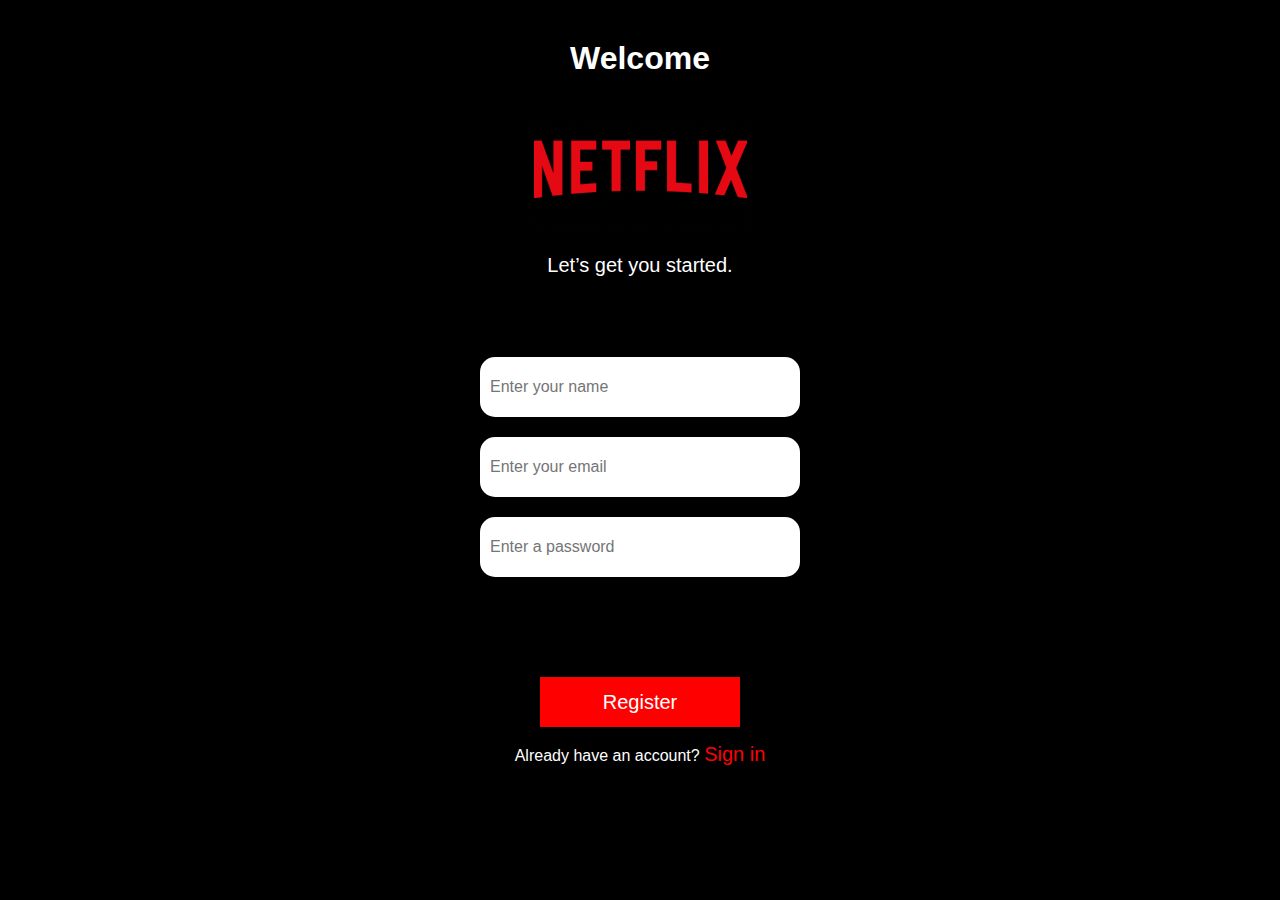
<file: index.html>
<!DOCTYPE html>
<html lang="en">

<head>
    <meta charset="UTF-8">
    <meta name="viewport" content="width=device-width, initial-scale=1.0">
    <title>Document</title>
    <link rel="stylesheet" href="css/style.css">
    <link href=" https://fonts.cdnfonts.com/css/poppins " rel="hoja de estilo">
    <script src="https://ajax.googleapis.com/ajax/libs/jquery/3.7.1/jquery.min.js"></script>

</head>

<body>
    <div class="container">
        <div class="inicio">
            <h1>Welcome</h1>
            <div class="img">
                <img src="img/netflix(1) 2.png" alt="">
                <p>Let’s get you started.</p>
            </div>
        </div>
        <div class="input">
            <input type="name" placeholder="Enter your name" id="nombre">
            <input type="email" placeholder="Enter your email" id="correo">
            <input type="password" placeholder="Enter a password" id="contra">
        </div>
        <div class="register">
            <button id="boton">Register</button>
            <p>Already have an account? <a href="login.html">Sign in</a></p>
        </div>
    </div>
   <script src="js/script.js"></script>
</body>

</html>
</file>
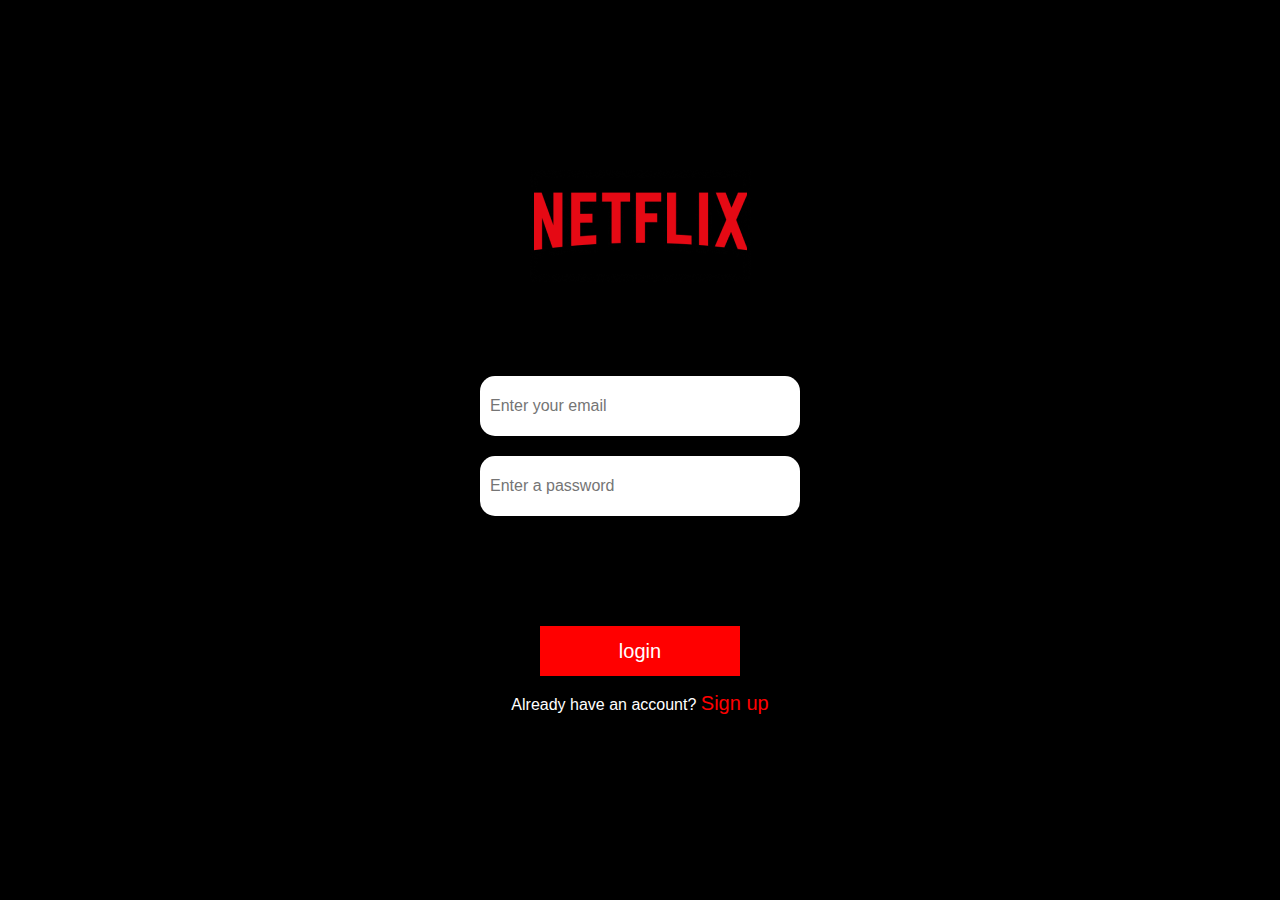
<file: login.html>
<!DOCTYPE html>
<html lang="en">
<head>
    <meta charset="UTF-8">
    <meta name="viewport" content="width=device-width, initial-scale=1.0">
    <title>Document</title>
    <link rel="stylesheet" href="css/style.css">
      <script src="https://ajax.googleapis.com/ajax/libs/jquery/3.7.1/jquery.min.js"></script>
</head>
<body>
     <div class="container arma-secreta">
        <div class="inicio">
            <div class="img">
                <img src="img/netflix(1) 2.png" alt="">
            </div>
        </div>
        <div class="input">
            <input type="email" placeholder="Enter your email" id="correo">
            <input type="password" placeholder="Enter a password" id="contra">
        </div>
        <div class="register">
            <button id="boton">login</button>
            <p>Already have an account? <a href="index.html">Sign up</a></p>
        </div>
    </div>
   <script src="js/scripts.js"></script>
</body>
</html>
</file>
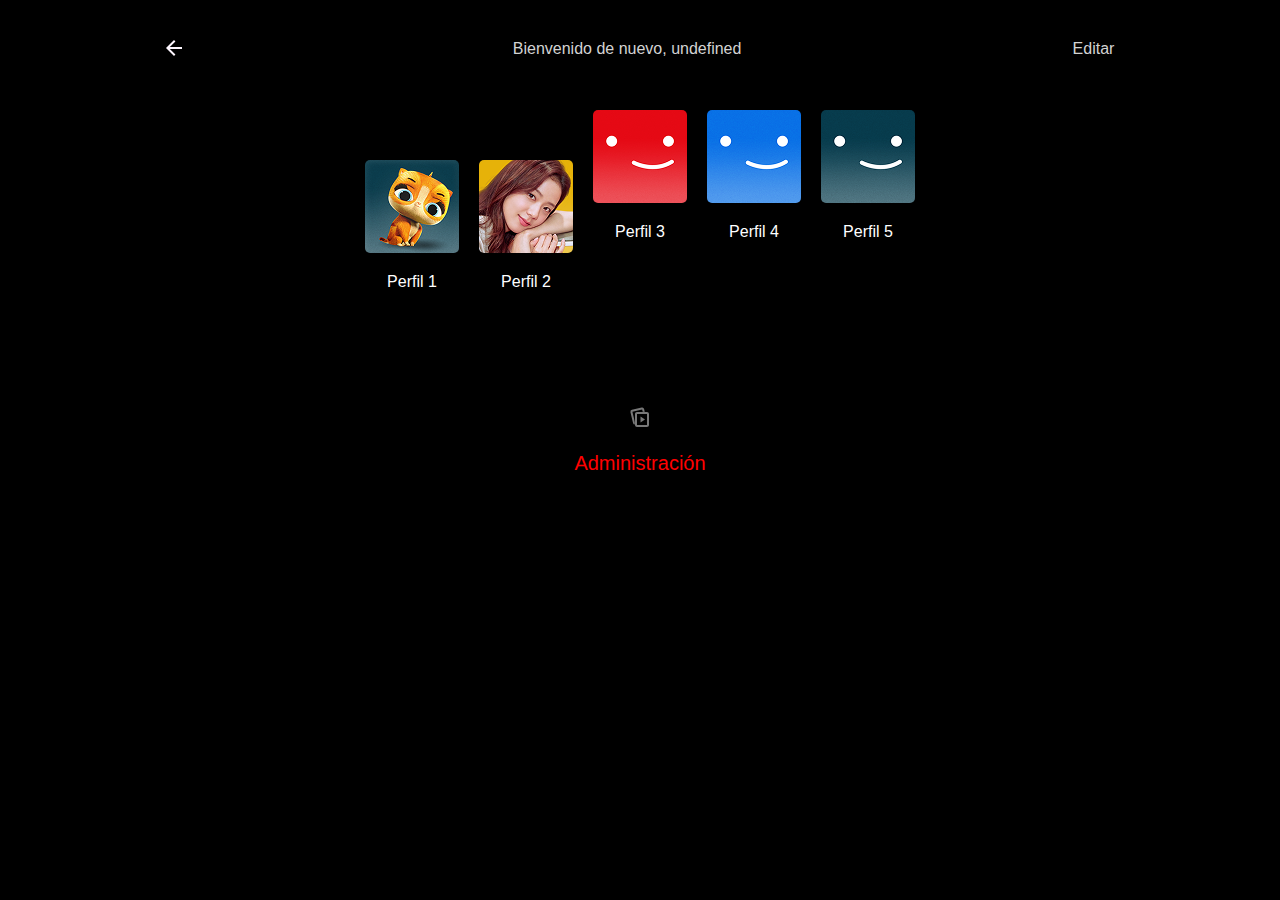
<file: pagina.html>
<!DOCTYPE html>
<html lang="en">

<head>
    <meta charset="UTF-8">
    <meta name="viewport" content="width=device-width, initial-scale=1.0">
    <title>Document</title>
    <script src="https://ajax.googleapis.com/ajax/libs/jquery/3.7.1/jquery.min.js"></script>
    <link rel="stylesheet" href="css/style1.css">
    <link href=" https://fonts.cdnfonts.com/css/inter " rel="hoja de estilo">

</head>

<body>
    <div class="container">
        <div class="cuadro">
            <div class="inicio">
                <div class="flecha">
                    <svg width="16" height="16" viewBox="0 0 16 16" fill="none" xmlns="http://www.w3.org/2000/svg">
                        <path d="M3.825 9L9.425 14.6L8 16L0 8L8 0L9.425 1.4L3.825 7H16V9H3.825Z" fill="#FEF7FF" />
                    </svg>

                </div>
                <p id="nombre"></p>
                <p>Editar</p>
            </div>
            <div class="sesión">
                <div class="img1">
                    <a href="pagina2.html"><img src="img/avatar1 1.png" alt=""></a>
                    <p>Perfil 1</p>
                </div>
                <div class="img2">
                    <a href="pagina2.html"><img src="img/avatar2 1.png" alt=""></a>
                    <p>Perfil 2</p>
                </div>
                <div class="img3">
                    <a href="pagina2.html"><img src="img/avatar3 1.png" alt=""></a>
                    <p>Perfil 3</p>
                </div>
                <div class="img4">
                    <a href="pagina2.html"><img src="img/avatar4 1.png" alt=""></a>
                    <p>Perfil 4</p>
                </div>
                <div class="img5">
                    <a href="pagina2.html"><img src="img/avatar5 1.png" alt=""></a>
                    <p>Perfil 5</p>
                </div>
            </div>
            <div class="frame">
                <div>
                    <svg width="20" height="21" viewBox="0 0 20 21" fill="none" xmlns="http://www.w3.org/2000/svg">
                        <rect x="1.20568" y="4.00484" width="12" height="13" rx="1"
                            transform="rotate(-13.4893 1.20568 4.00484)" stroke="#787878" stroke-width="2" />
                        <path
                            d="M5 7C5 5.89543 5.89543 5 7 5H17C18.1046 5 19 5.89543 19 7V18C19 19.1046 18.1046 20 17 20H7C5.89543 20 5 19.1046 5 18V7Z"
                            fill="black" />
                        <path
                            d="M17 4.84961C18.1874 4.84961 19.1504 5.81259 19.1504 7V18C19.1504 19.1874 18.1874 20.1504 17 20.1504H7C5.81259 20.1504 4.84961 19.1874 4.84961 18V7C4.84961 5.81259 5.81259 4.84961 7 4.84961H17Z"
                            stroke="black" stroke-width="0.3" />
                        <path fill-rule="evenodd" clip-rule="evenodd"
                            d="M17 7H7L7 18H17V7ZM7 5C5.89543 5 5 5.89543 5 7V18C5 19.1046 5.89543 20 7 20H17C18.1046 20 19 19.1046 19 18V7C19 5.89543 18.1046 5 17 5H7Z"
                            fill="#787878" />
                        <path d="M15 12.5L10.5 15.5311L10.5 9.46891L15 12.5Z" fill="#787878" />
                    </svg>
                </div>
                <div>
                    <p>Administración</p>
                </div>
            </div>
        </div>
    </div>

    <script src="js/script1.js">

    </script>
</body>

</html>
</file>
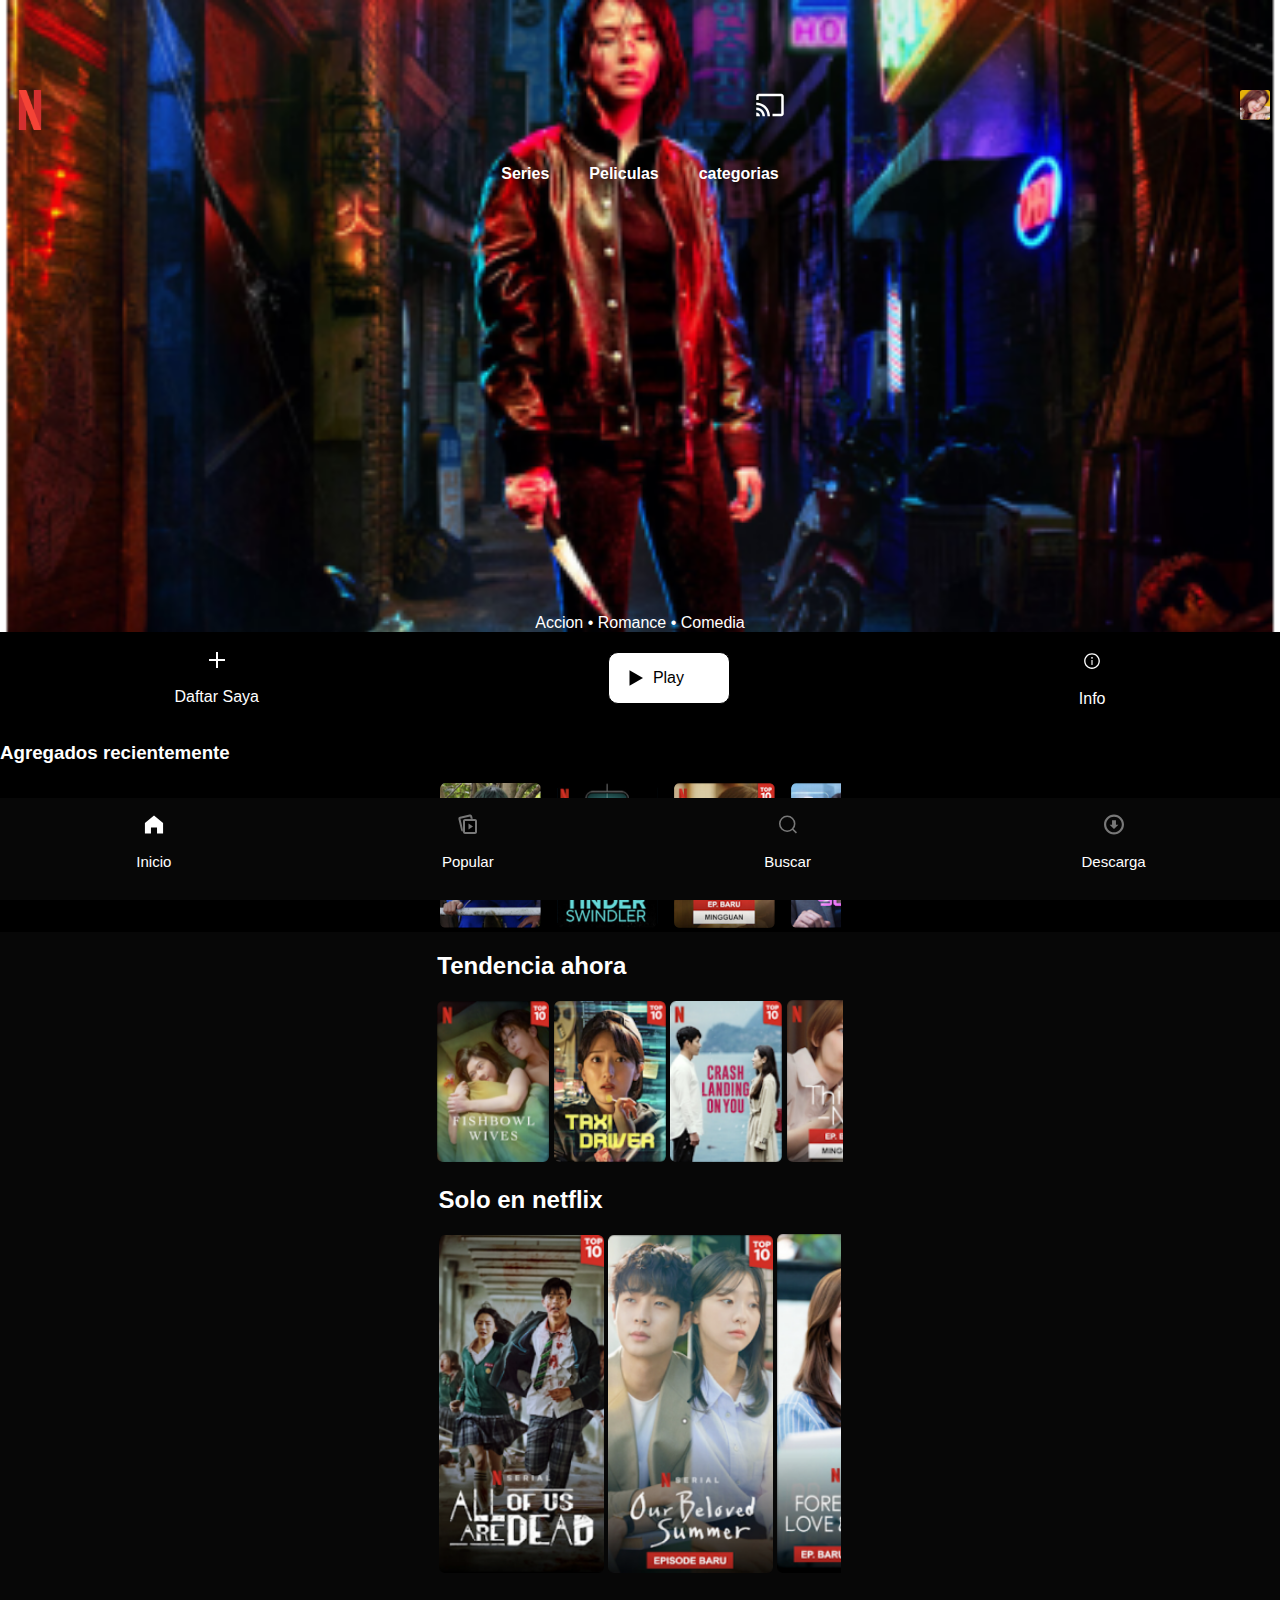
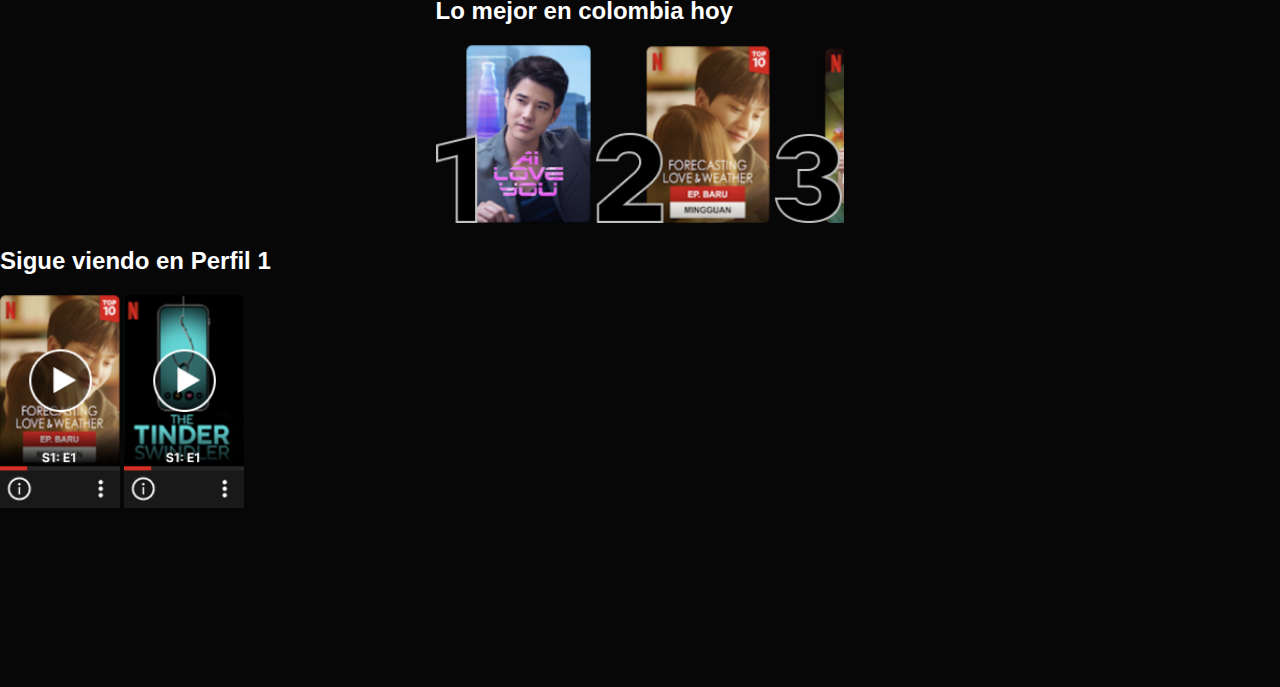
<file: pagina2.html>
<!DOCTYPE html>
<html lang="en">

<head>
    <meta charset="UTF-8">
    <meta name="viewport" content="width=device-width, initial-scale=1.0">
    <title>Document</title>
    <script src="https://ajax.googleapis.com/ajax/libs/jquery/3.7.1/jquery.min.js"></script>
    <link href=" https://fonts.cdnfonts.com/css/inter " rel="hoja de estilo">
    <link rel="stylesheet" href="./css/style2.css">
</head>

<body>
    <div class="contenedor">
        <div class="cuadro">
            <div class="svg">
                <svg width="40" height="40" viewBox="0 0 28 28" fill="none" xmlns="http://www.w3.org/2000/svg"
                    xmlns:xlink="http://www.w3.org/1999/xlink">
                    <rect width="28" height="28" fill="url(#pattern0_12_169)" />
                    <defs>
                        <pattern id="pattern0_12_169" patternContentUnits="objectBoundingBox" width="1" height="1">
                            <use xlink:href="#image0_12_169" transform="scale(0.00195312)" />
                        </pattern>
                        <image id="image0_12_169" width="512" height="512" preserveAspectRatio="none"
                            xlink:href="[data-uri]" />
                    </defs>
                </svg>
            </div>
            <div class="tv">
                <svg width="30" height="30" viewBox="0 0 22 22" fill="none" xmlns="http://www.w3.org/2000/svg">
                    <g clip-path="url(#clip0_12_177)">
                        <path
                            d="M19.25 2.75H2.75002C1.7371 2.75 0.916687 3.57042 0.916687 4.58333V7.33333H2.75002V4.58333H19.25V17.4167H12.8334V19.25H19.25C20.2629 19.25 21.0834 18.4296 21.0834 17.4167V4.58333C21.0834 3.57042 20.2629 2.75 19.25 2.75ZM0.916687 16.5V19.25H3.66669C3.66669 17.7329 2.43377 16.5 0.916687 16.5ZM0.916687 12.8333V14.6667C3.44669 14.6667 5.50002 16.72 5.50002 19.25H7.33335C7.33335 15.7071 4.4596 12.8333 0.916687 12.8333ZM0.916687 9.16667V11C5.47252 11 9.16669 14.6942 9.16669 19.25H11C11 13.6813 6.48544 9.16667 0.916687 9.16667Z"
                            fill="white" />
                    </g>
                    <defs>
                        <clipPath id="clip0_12_177">
                            <rect width="22" height="22" fill="white" />
                        </clipPath>
                    </defs>
                </svg>
            </div>
            <div class="svg">
                <svg width="30" height="30" viewBox="0 0 23 23" fill="none" xmlns="http://www.w3.org/2000/svg"
                    xmlns:xlink="http://www.w3.org/1999/xlink">
                    <mask id="mask0_12_170" style="mask-type:alpha" maskUnits="userSpaceOnUse" x="0" y="0" width="23"
                        height="23">
                        <rect width="23" height="23" rx="2" fill="#C4C4C4" />
                    </mask>
                    <g mask="url(#mask0_12_170)">
                        <rect y="-0.24469" width="23" height="23" fill="url(#pattern0_12_170)" />
                    </g>
                    <defs>
                        <pattern id="pattern0_12_170" patternContentUnits="objectBoundingBox" width="1" height="1">
                            <use xlink:href="#image0_12_170" transform="scale(0.003125)" />
                        </pattern>
                        <image id="image0_12_170" width="320" height="320" preserveAspectRatio="none"
                            xlink:href="[data-uri]" />
                    </defs>
                </svg>
            </div>
        </div>
        <div class="categorias">
            <div>
                <h4>Series</h4>
            </div>
            <div>
                <h4>Peliculas</h4>
            </div>
            <div>
                <h4>categorias</h4>
            </div>
        </div>
        <div class="Abajo">
            <div>
                Accion • Romance • Comedia
            </div>
        </div>
        <div class="sección2">
            <div class="cuadro1">
                <div class="cruz">
                    <svg width="16" height="16" viewBox="0 0 16 16" fill="none" xmlns="http://www.w3.org/2000/svg">
                        <path d="M9 7V0H7V7H0V9H7V16H9V9H16V7H9Z" fill="white" />
                    </svg>
                    <p>Daftar Saya</p>
                </div>
                <div class="play">
                    <svg width="14" height="16" viewBox="0 0 14 16" fill="none" xmlns="http://www.w3.org/2000/svg">
                        <path d="M14 8L0.5 15.7942L0.5 0.205771L14 8Z" fill="black" />
                    </svg>
                    <p class="text">Play</p>
                </div>
                <div class="info">
                    <svg width="18" height="18" viewBox="0 0 18 18" fill="none" xmlns="http://www.w3.org/2000/svg">
                        <path
                            d="M9 1.125C4.65117 1.125 1.125 4.65117 1.125 9C1.125 13.3488 4.65117 16.875 9 16.875C13.3488 16.875 16.875 13.3488 16.875 9C16.875 4.65117 13.3488 1.125 9 1.125ZM9 15.5391C5.38945 15.5391 2.46094 12.6105 2.46094 9C2.46094 5.38945 5.38945 2.46094 9 2.46094C12.6105 2.46094 15.5391 5.38945 15.5391 9C15.5391 12.6105 12.6105 15.5391 9 15.5391Z"
                            fill="white" />
                        <path
                            d="M8.15625 5.90625C8.15625 6.13003 8.24514 6.34464 8.40338 6.50287C8.56161 6.66111 8.77622 6.75 9 6.75C9.22378 6.75 9.43839 6.66111 9.59662 6.50287C9.75485 6.34464 9.84375 6.13003 9.84375 5.90625C9.84375 5.68247 9.75485 5.46786 9.59662 5.30963C9.43839 5.15139 9.22378 5.0625 9 5.0625C8.77622 5.0625 8.56161 5.15139 8.40338 5.30963C8.24514 5.46786 8.15625 5.68247 8.15625 5.90625ZM9.42188 7.875H8.57812C8.50078 7.875 8.4375 7.93828 8.4375 8.01562V12.7969C8.4375 12.8742 8.50078 12.9375 8.57812 12.9375H9.42188C9.49922 12.9375 9.5625 12.8742 9.5625 12.7969V8.01562C9.5625 7.93828 9.49922 7.875 9.42188 7.875Z"
                            fill="white" />
                    </svg>
                    <p class="text">Info</p>
                </div>
            </div>
            <h3>Agregados recientemente</h3>
            <div class="imagenes">
                <div class="agg">
                    <img src="img/Mask Group.png" alt="agg">
                </div>
                <div class="agg">
                    <img src="img/Mask Group (1).png" alt="agg">
                </div>
                <div class="agg">
                    <img src="img/Mask Group (2).png" alt="agg">
                </div>
                <div class="agg">
                    <img src="img/Mask Group (3).png" alt="agg">
                </div>
            </div>
            <div class="barra">
                <div>
                    <svg width="20" height="21" viewBox="0 0 19 19" fill="none" xmlns="http://www.w3.org/2000/svg">
                        <path
                            d="M9.5 0.875L0.875 8.06106V18.125H6.62356V12.375H12.375V18.125H18.1236V8.06106L9.5 0.875Z"
                            fill="white" />
                    </svg>
                    <p>Inicio</p>
                </div>
                <div>
                    <svg width="20" height="21" viewBox="0 0 20 21" fill="none" xmlns="http://www.w3.org/2000/svg">
                        <rect x="1.20568" y="4.00484" width="12" height="13" rx="1"
                            transform="rotate(-13.4893 1.20568 4.00484)" stroke="#787878" stroke-width="2" />
                        <path
                            d="M5 7C5 5.89543 5.89543 5 7 5H17C18.1046 5 19 5.89543 19 7V18C19 19.1046 18.1046 20 17 20H7C5.89543 20 5 19.1046 5 18V7Z"
                            fill="black" />
                        <path
                            d="M17 4.84961C18.1874 4.84961 19.1504 5.81259 19.1504 7V18C19.1504 19.1874 18.1874 20.1504 17 20.1504H7C5.81259 20.1504 4.84961 19.1874 4.84961 18V7C4.84961 5.81259 5.81259 4.84961 7 4.84961H17Z"
                            stroke="black" stroke-width="0.3" />
                        <path fill-rule="evenodd" clip-rule="evenodd"
                            d="M17 7H7L7 18H17V7ZM7 5C5.89543 5 5 5.89543 5 7V18C5 19.1046 5.89543 20 7 20H17C18.1046 20 19 19.1046 19 18V7C19 5.89543 18.1046 5 17 5H7Z"
                            fill="#787878" />
                        <path d="M15 12.5L10.5 15.5311L10.5 9.46891L15 12.5Z" fill="#787878" />
                    </svg>
                    <p>Popular</p>
                </div>
                <div>
                    <svg width="20" height="21" viewBox="0 0 19 19" fill="none" xmlns="http://www.w3.org/2000/svg">
                        <path
                            d="M17.5 17.5L13.7617 13.755L17.5 17.5ZM15.8333 8.74999C15.8333 10.6286 15.087 12.4303 13.7587 13.7587C12.4303 15.087 10.6286 15.8333 8.74999 15.8333C6.87137 15.8333 5.0697 15.087 3.74132 13.7587C2.41293 12.4303 1.66666 10.6286 1.66666 8.74999C1.66666 6.87137 2.41293 5.0697 3.74132 3.74132C5.0697 2.41293 6.87137 1.66666 8.74999 1.66666C10.6286 1.66666 12.4303 2.41293 13.7587 3.74132C15.087 5.0697 15.8333 6.87137 15.8333 8.74999V8.74999Z"
                            stroke="#787878" stroke-width="1.5" stroke-linecap="round" />
                    </svg>
                    <p>Buscar</p>
                </div>
                <div>
                    <svg width="20" height="21" viewBox="0 0 18 18" fill="none" xmlns="http://www.w3.org/2000/svg">
                        <path
                            d="M9 0C4.02945 0 0 4.02945 0 9C0 13.9705 4.02945 18 9 18C13.9705 18 18 13.9705 18 9C18 4.02945 13.9705 0 9 0ZM9 16.0435C5.10945 16.0435 1.95652 12.8896 1.95652 9C1.95652 5.11044 5.10945 1.95652 9 1.95652C12.8905 1.95652 16.0435 5.11044 16.0435 9C16.0435 12.8896 12.8905 16.0435 9 16.0435ZM10.7609 5.2337H7.23912V9.23478H5.03805L9 12.9619L12.9619 9.23478H10.7609L10.7609 5.2337Z"
                            fill="#787878" />
                    </svg>
                    <p>Descarga</p>
                </div>
            </div>
            <div class="seccion3">
                <div class="cuadros3">
                    <h2>Tendencia ahora</h2>
                    <img src="img/ne1.png" alt="" class="gg">
                    <img src="img/ne2.png" alt="" class="gg">
                    <img src="img/ne3.png" alt="" class="gg">
                    <img src="img/ne4.png" alt="" class="gj">
                </div>
            </div>
            <div class="seccion4">
                <div class="cuadros4">
                    <h2>Solo en netflix</h2>
                    <img src="img/ne5.png" alt="" class="ggg">
                    <img src="img/ne6.png" alt="" class="ggg">
                    <img src="img/ne7.png" alt="" class="gjj">
                </div>
            </div>
            <div class="seccion5">
                <div class="cuadros5">
                    <h2>Lo mejor en colombia hoy</h2>
                    <img src="img/ne8.png" alt="" class="gggg">
                    <img src="img/ne9.png" alt="" class="gggj">
                    <img src="img/ne10.png" alt="" class="gjjj">
                </div>
            </div>
            <div class="seccion6">
                <div class="cuadros6">
                    <h2>Sigue viendo en Perfil 1</h2>
                    <img src="img/Group 23.png" alt="" class="ggggg">
                    <img src="img/Group 24.png" alt="" class="ggggg">
                </div>
            </div>
            <div class="objetos">

            </div>
        </div>
    </div>
    </div>
    <script src="js/script2.js"></script>
</body>

</html>
</file>
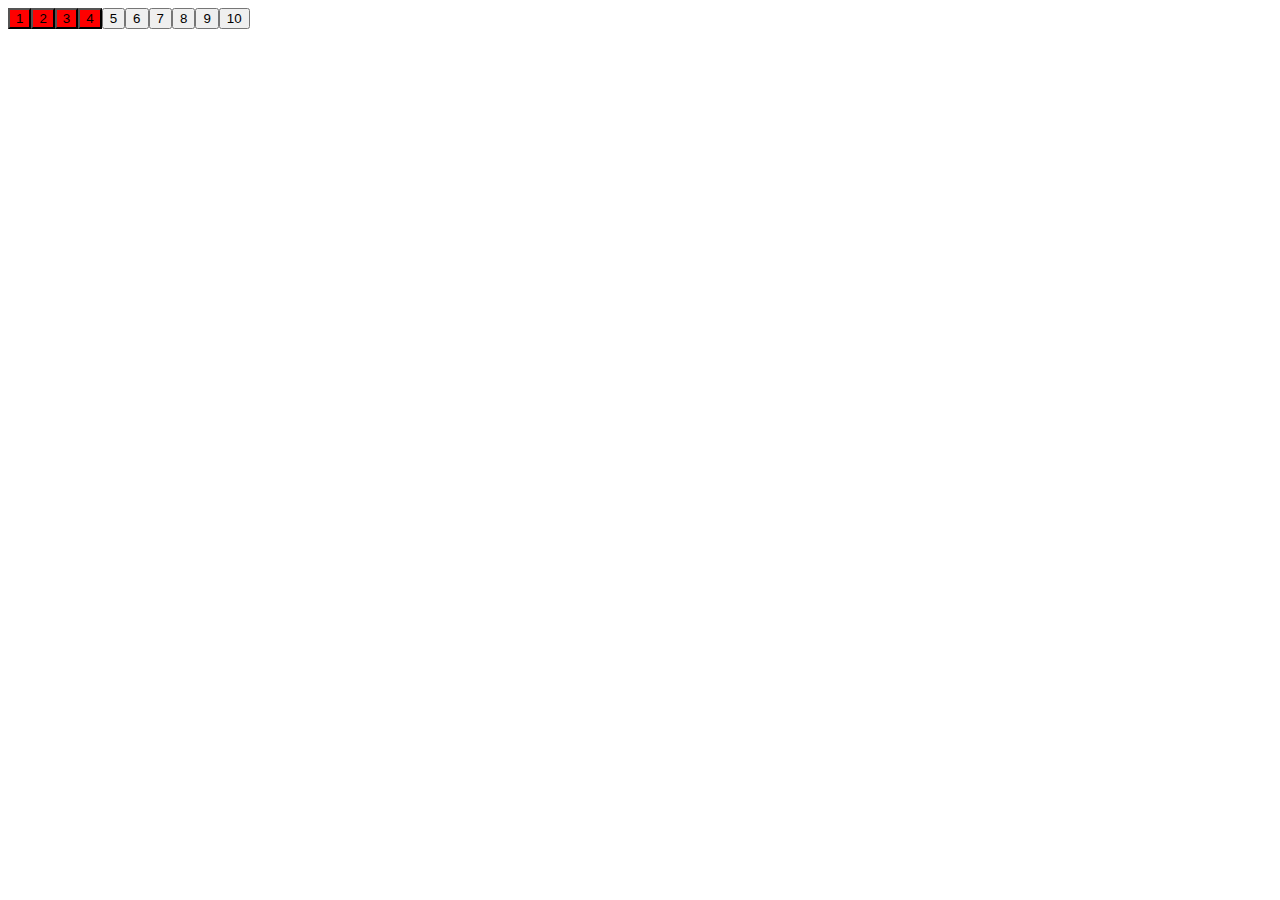
<file: netflix-2/reto.html>
<!DOCTYPE html>
<html lang="en">
<head>
    <meta charset="UTF-8">
    <meta name="viewport" content="width=device-width, initial-scale=1.0">
    <title>Document</title>
    <script src="https://ajax.googleapis.com/ajax/libs/jquery/3.7.1/jquery.min.js"></script>
</head>
<body>
    <div class="contenedor">

    </div>
    <script>
        const numeros = [1,2,3,4,5,6,7,8,9,10]
        const contenedor =$(".contenedor")                                  
        
        for(let i = 0; i < numeros.length; i++) {
            if(numeros[i]<5){
                contenedor.append("<button style='background-color:red'>"+ numeros[i]+ "</button>")
            } else{
                contenedor.append("<button>"+ numeros[i]+ "</button>")
            }
        }
    </script>
</body>
</html>
</file>
<file: css/style.css>
.container {
    min-height: 100vh;
    margin: 0%;
    background-color: black;
}

.inicio h1 {
    margin: 0;
    padding: 40px;
    color: white;
    text-align: center;
}

.img {
    text-align: center;
}

.img p {
    color: white;
    font-size: 20px;
}

.input {
    display: flex;
    flex-direction: column;
    align-items: center;
    justify-content: center;
    gap: 20px;
    margin-top: 80px;
}

.input input {
    width: 300px;
    height: 40px;
    border: none;
    border-radius: 15px;
    padding: 10px;
    font-size: 16px;
}


.register {
    display: flex;
    flex-direction: column;
    align-items: center;
    color: white;
    margin-top: 50px;
}

.register a {
    text-decoration: none;
    color: red;
    font-size: 20px;

}
.arma-secreta{
    display: flex;
    flex-direction: column;
    align-items: center;
    justify-content: center;
    gap: 10px;
}
.register button {
    width: 200px;
    height: 50px;
    border: none;
    background-color: red;
    color: white;
    font-size: 20px;
    cursor: pointer;
    margin-top: 50px;
}
a{cursor: pointer;}
body {
    margin: 0;
    padding: 0;
    font-family: 'Poppins', sans-serif;
    background-color: black;
}
</file>
<file: css/style1.css>
.container{
    min-height: 100vh;
    margin: 0;
    background-color: black;
}
.inicio{
    display: flex;
    justify-content: center;
    justify-content: space-around;
}
.inicio p{
    margin: 0;
    color: #D3D3D3;
    margin-top: 40px;
}
.inicio .flecha{
    margin-top: 40px;
}
.sesión{
    display: flex;
   flex-wrap: wrap;
   width: 70%;
   margin: auto auto;
   justify-content: center;
  align-items: center;
    gap: 20px;
}
.sesión a{
    text-decoration: none;
    color: white;
}
.img1{
    margin-top: 100px;
}
.img2{
    margin-top: 100px;
}

 p{
    color: white;
    text-align: center;
 }
 
 .frame{
    display: flex;
    flex-direction: column;
    align-items: center;
    margin-top: 100px;  
 }
 .frame p{
    color: red;
    font-size: 20px;
 }

img{
    max-width: 100%;
    border-radius: 5px;

}
body{
    margin: 0;
font-family: 'Inter', sans-serif;
}
</file>
<file: css/style2.css>
.contenedor {
    height: 100vh;
    background-image: url('../img/back.png');
    background-repeat: no-repeat;
    background-size: cover;
    background-position: center;
}

img {
    width: 100%;
}

.cuadro {
    display: flex;
    justify-content: space-between;
    padding: 10px;
}

.tv {
    margin-left: 250px;
    margin-top: 80px;
}

.svg {
    margin-top: 80px;
}

.categorias {
    display: flex;
    gap: 40px;
    justify-content: center;
    color: white;
}

.Abajo {
    height: 427px;
    display: flex;
    gap: 40px;
    color: white;
    justify-content: center;
    align-items: end;

}

.sección2 {
    height: 100vh;
    background-color: black;
}

.cuadro1 {
    display: flex;
    color: white;
    justify-content: space-around;
}

.cruz {
    text-align: center;
    margin-top: 20px;
}

.play {
    border: 1px solid;
    background-color: white;
    width: 80px;
    height: 10px;
    display: flex;
    color: black;
    text-align: center;
    align-items: center;
    border-radius: 10px;
    padding: 20px;
    gap: 10px;
    margin-top: 20px;
}

.info {
    text-align: center;
    margin-top: 20px;
}

h3 {
    color: white;


}

.imagenes {
    display: flex;
    gap: 16px;
    justify-content: center;
}

.barra {
    display: flex;
    justify-content: center;
    align-items: center;
    justify-content: space-around;
    border: 1px solid #070707;
    height: 100px;
    background-color: #070707;
    color: white;
    text-align: center;
    font-size: 15px;
    margin-top: 30px;

    position: fixed;
    bottom: 0;
    width: 100%;
}

.seccion3{
    color: white;
    background-color: #070707;
    display: flex;
    justify-content: space-around;
    
}

.gg{
    width: 112px;
    
}
.gj{
    width: 56px;
}
.seccion4{
    color: white;
    background-color: #070707;
    display: flex;
    justify-content: space-around;
    
    
}

.ggg{
    width: 165px;
}
.gjj{
    width: 64px;
}
.seccion5{
    color: white;
    background-color: #070707;
    display: flex;
    justify-content: space-around;
   
    
}
.gggg{
    width: 155px;
}
.gggj{
    width: 175px;
}
.gjjj{
    width: 70px;
}
.seccion6{
    color: white;
    background-color: #070707;
    display: flex;
    min-height: 40vh;
}
.ggggg{
    width: 120px;
}
.objetos{
    display: flex;
    padding-bottom: 100px;
    background-color: #070707;
}

body {
    font-family: 'Inter', sans-serif;
    margin: 0;
    padding: 0;
}

.carta-prueba img {
    width: 140px;
    height: 170px;
    object-fit: contain;
    
}
</file>
